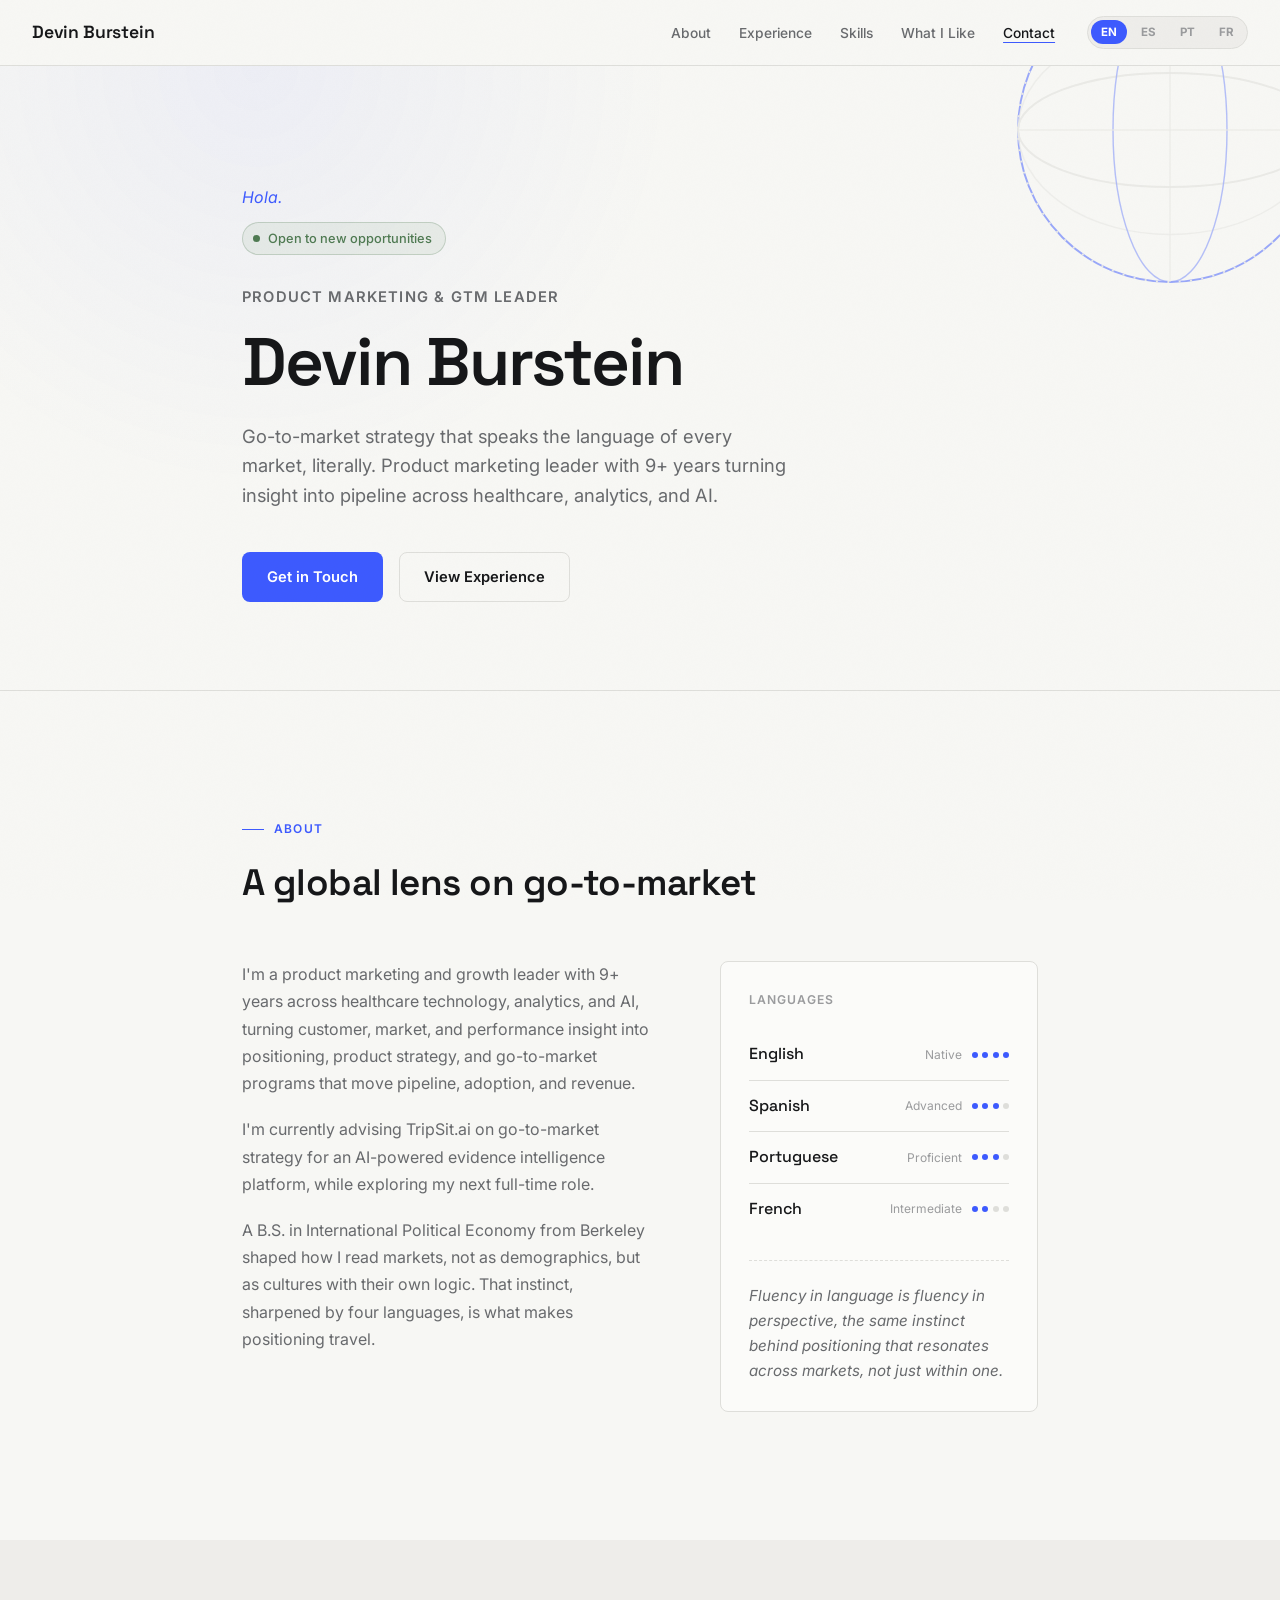
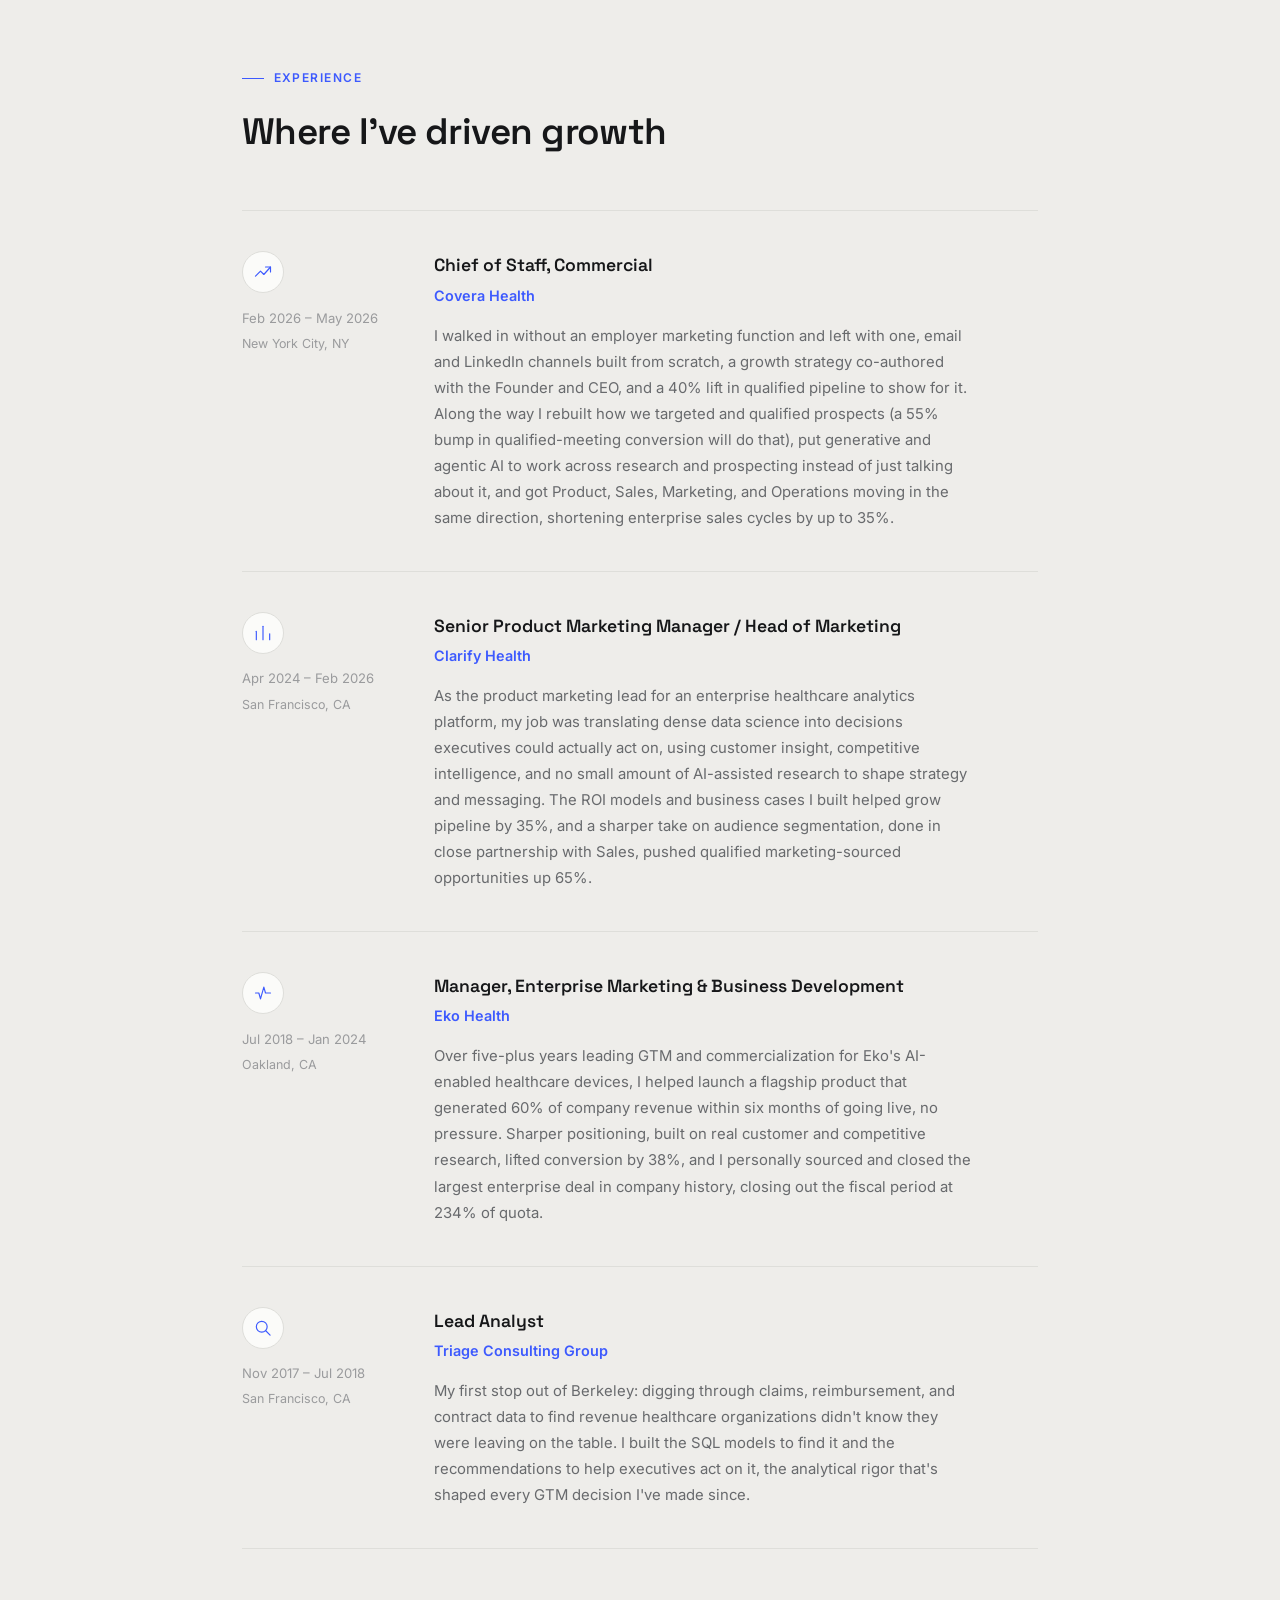
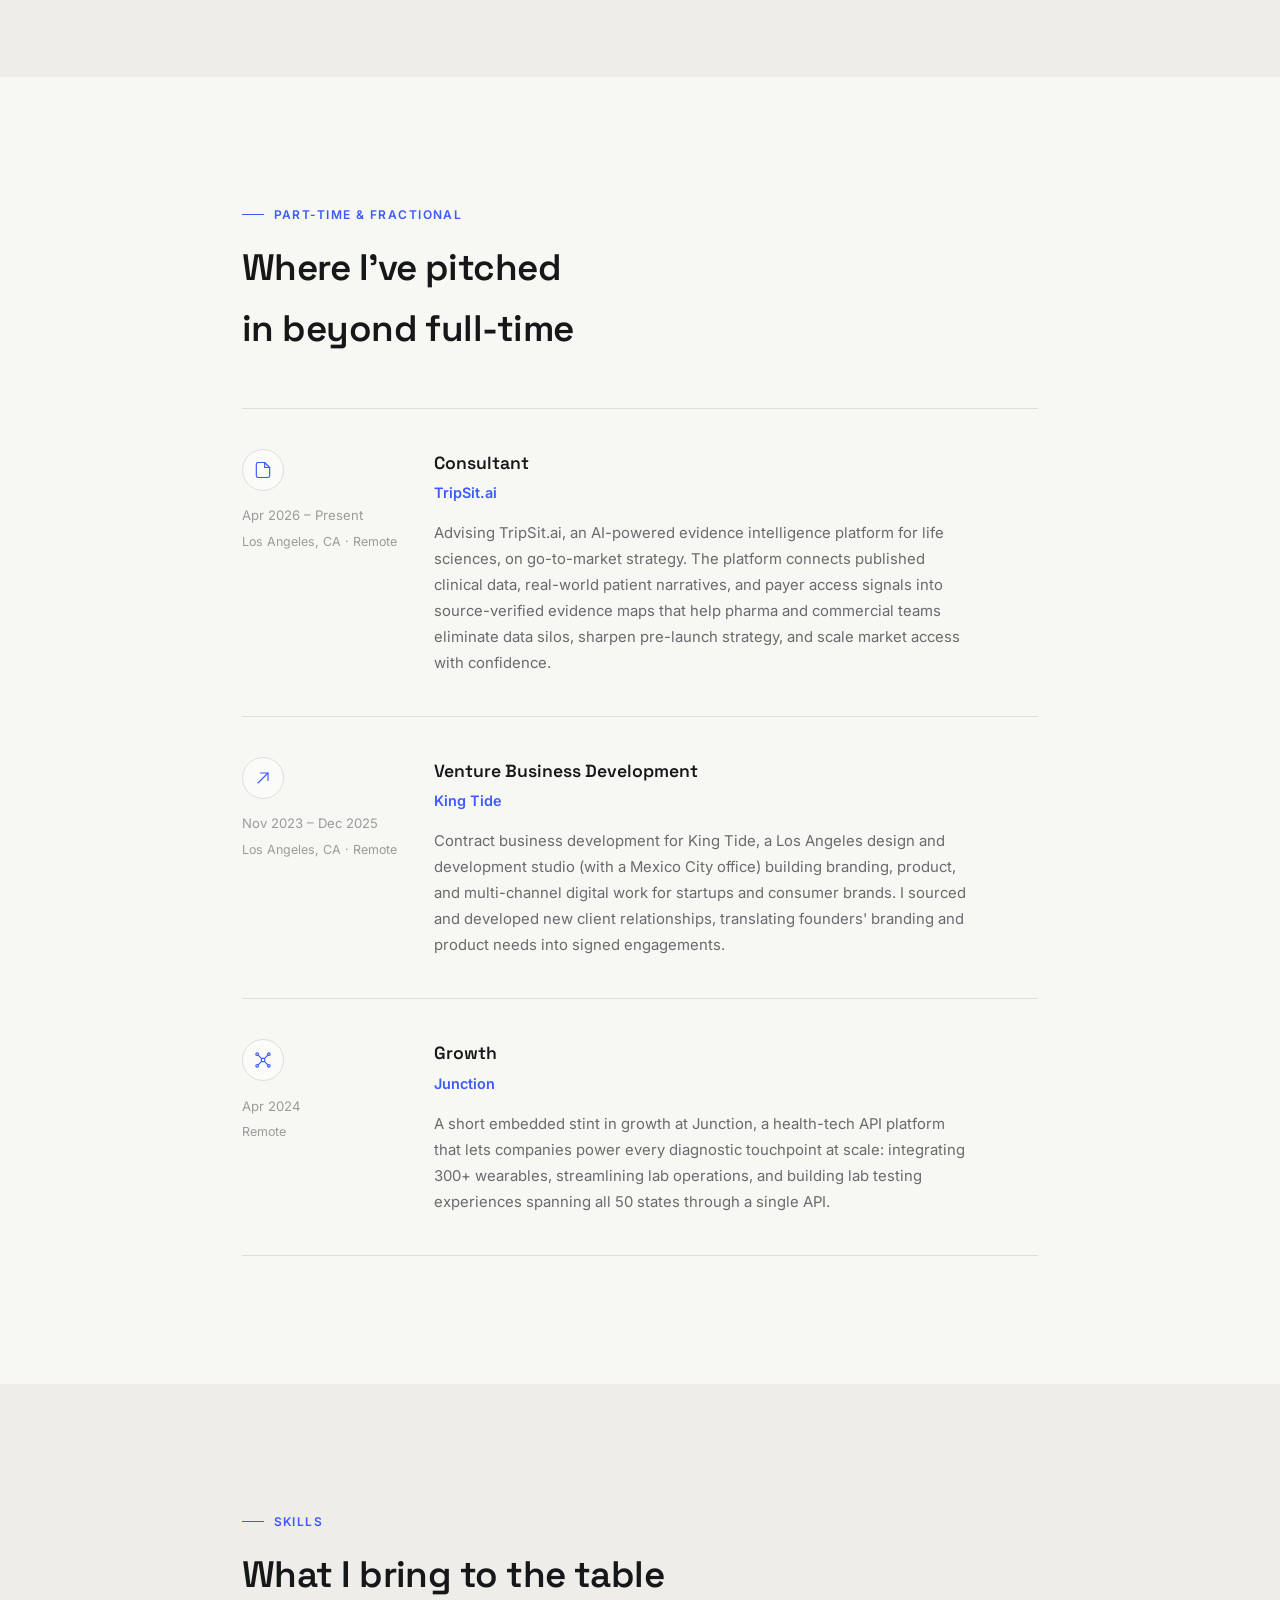
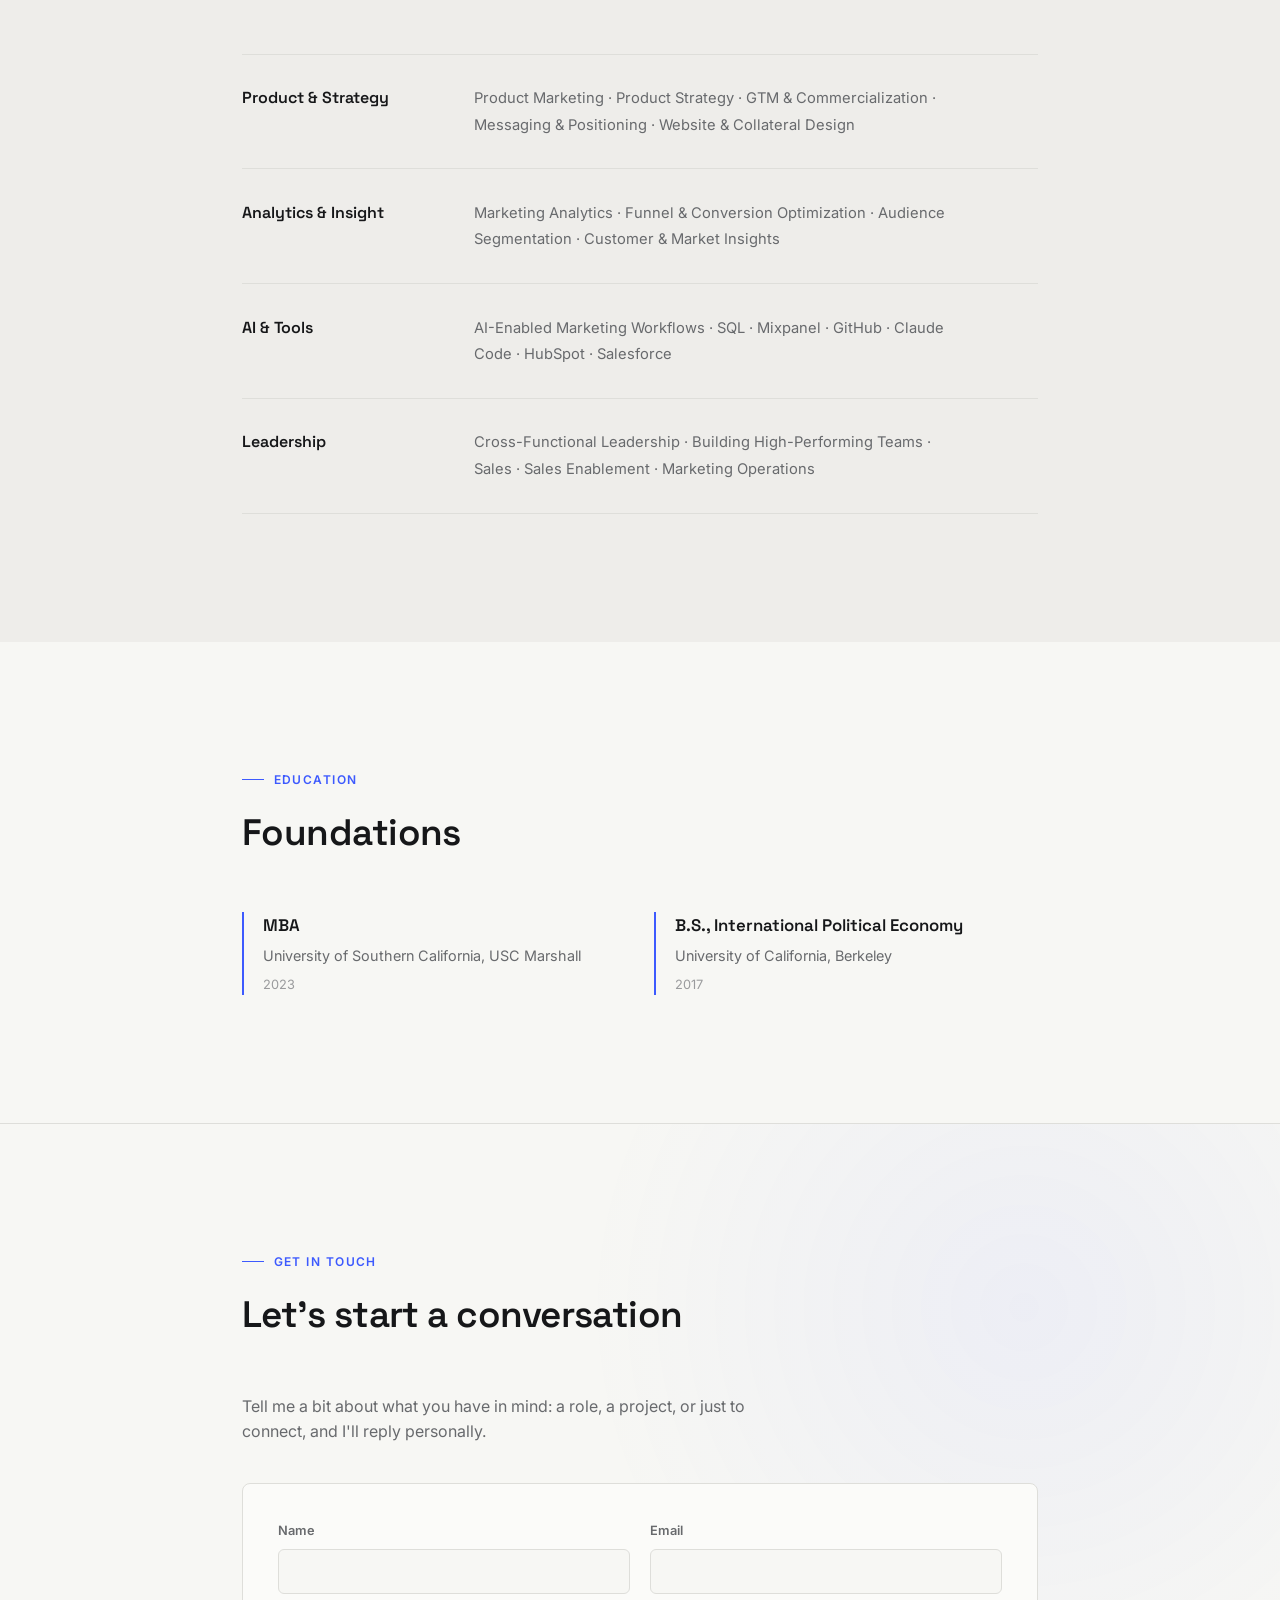
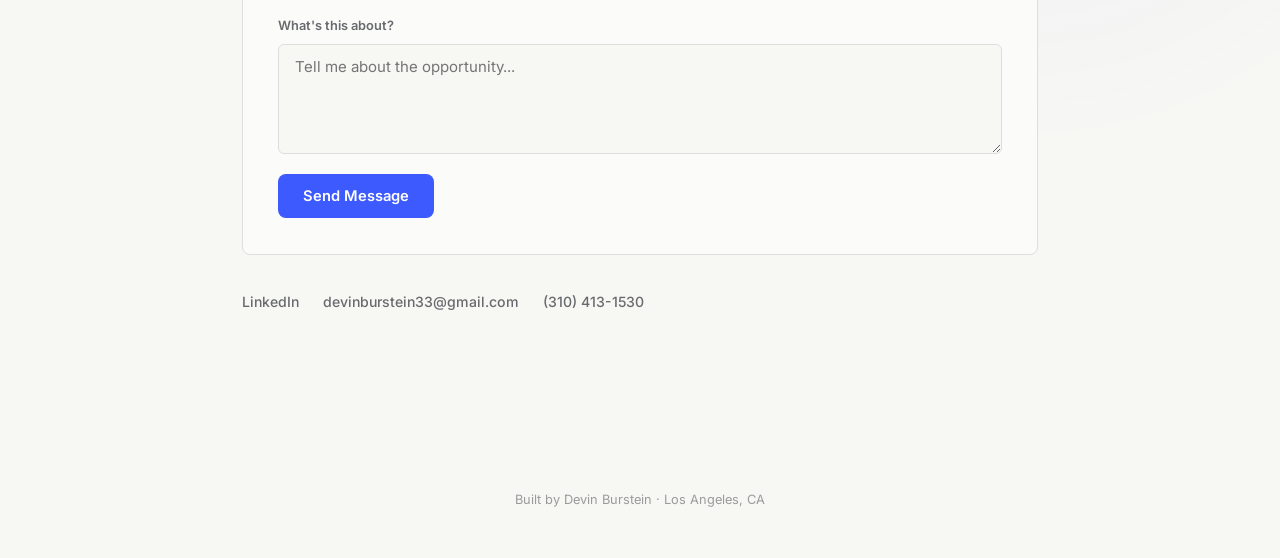
<file: index.html>
<!DOCTYPE html>
<html lang="en">
<head>
<meta charset="UTF-8" />
<meta name="viewport" content="width=device-width, initial-scale=1.0" />
<title data-i18n="doc_title">Devin Burstein · Product Marketing & GTM Leader</title>
<meta name="description" content="Devin Burstein · Product Marketing & GTM leader across healthcare, analytics, and AI. Fluent in four languages." />
<link rel="icon" href="data:,">
<link rel="preconnect" href="https://fonts.googleapis.com">
<link rel="preconnect" href="https://fonts.gstatic.com" crossorigin>
<link href="https://fonts.googleapis.com/css2?family=Space+Grotesk:wght@400;500;600;700&family=Inter:ital,wght@0,400;0,500;0,600;0,700;1,400&display=swap" rel="stylesheet">
<link rel="stylesheet" href="style.css">
</head>
<body>

<nav>
  <span class="nav-logo">Devin Burstein</span>
  <div class="nav-right">
    <ul class="nav-links">
      <li><a href="#about" data-i18n="nav_about">About</a></li>
      <li><a href="#experience" data-i18n="nav_experience">Experience</a></li>
      <li><a href="#skills" data-i18n="nav_skills">Skills</a></li>
      <li><a href="whatilike.html" data-i18n="nav_like">What I Like</a></li>
      <li><a href="#contact" data-i18n="nav_contact">Contact</a></li>
    </ul>
    <div class="lang-switch" role="group" aria-label="Language">
      <button class="lang-btn" data-lang="en">EN</button>
      <button class="lang-btn" data-lang="es">ES</button>
      <button class="lang-btn" data-lang="pt">PT</button>
      <button class="lang-btn" data-lang="fr">FR</button>
    </div>
  </div>
</nav>

<!-- HERO -->
<section id="hero">
  <div class="container">
    <svg class="globe" viewBox="0 0 200 200" fill="none" xmlns="http://www.w3.org/2000/svg">
      <circle cx="100" cy="100" r="80" stroke="var(--accent)" stroke-width="1"/>
      <ellipse cx="100" cy="100" rx="80" ry="30" stroke="var(--border)" stroke-width="1"/>
      <ellipse cx="100" cy="100" rx="80" ry="55" stroke="var(--border)" stroke-width="0.75" opacity="0.7"/>
      <ellipse cx="100" cy="100" rx="30" ry="80" stroke="var(--accent)" stroke-width="0.75" opacity="0.7"/>
      <line x1="20" y1="100" x2="180" y2="100" stroke="var(--border)" stroke-width="0.75" opacity="0.7"/>
      <line x1="100" y1="20" x2="100" y2="180" stroke="var(--border)" stroke-width="0.75" opacity="0.7"/>
      <circle cx="100" cy="100" r="80" stroke="var(--border)" stroke-width="1" stroke-dasharray="1 5"/>
    </svg>

    <div class="greeting-cycle" id="greetingCycle">Hello.</div>

    <div class="hero-status">
      <span class="dot"></span>
      <span data-i18n="status">Open to new opportunities</span>
    </div>

    <p class="kicker" data-i18n="kicker">Product Marketing &amp; GTM Leader</p>
    <h1>Devin Burstein</h1>
    <p class="hero-tagline" data-i18n="tagline">Go-to-market strategy that speaks the language of every market, literally. Product marketing leader with 9+ years turning insight into pipeline across healthcare, analytics, and AI.</p>

    <div class="hero-cta">
      <a href="#contact" class="btn btn-primary" data-i18n="cta_primary">Get in Touch</a>
      <a href="#experience" class="btn btn-secondary" data-i18n="cta_secondary">View Experience</a>
    </div>
  </div>
</section>

<!-- ABOUT -->
<section id="about" class="reveal">
  <div class="container">
    <p class="section-label" data-i18n="about_label">About</p>
    <h2 data-i18n="about_heading">A global lens on go-to-market</h2>

    <div class="about-grid">
      <div class="about-copy">
        <p data-i18n="about_p1">I'm a product marketing and growth leader with 9+ years across healthcare technology, analytics, and AI, turning customer, market, and performance insight into positioning, product strategy, and go-to-market programs that move pipeline, adoption, and revenue.</p>
        <p data-i18n="about_p2">I'm currently advising TripSit.ai on go-to-market strategy for an AI-powered evidence intelligence platform, while exploring my next full-time role.</p>
        <p data-i18n="about_p3">A B.S. in International Political Economy from Berkeley shaped how I read markets, not as demographics, but as cultures with their own logic. That instinct, sharpened by four languages, is what makes positioning travel.</p>
      </div>

      <div class="languages-card">
        <p class="languages-title" data-i18n="languages_label">Languages</p>

        <div class="lang-item" data-lang="en">
          <span class="lang-name" data-lang-name="en">English</span>
          <div class="lang-meta">
            <span class="lang-level" data-lang-level="en">Native</span>
            <div class="lang-dots"><span class="filled"></span><span class="filled"></span><span class="filled"></span><span class="filled"></span></div>
          </div>
        </div>
        <div class="lang-item" data-lang="es">
          <span class="lang-name" data-lang-name="es">Spanish</span>
          <div class="lang-meta">
            <span class="lang-level" data-lang-level="es">Advanced</span>
            <div class="lang-dots"><span class="filled"></span><span class="filled"></span><span class="filled"></span><span></span></div>
          </div>
        </div>
        <div class="lang-item" data-lang="pt">
          <span class="lang-name" data-lang-name="pt">Portuguese</span>
          <div class="lang-meta">
            <span class="lang-level" data-lang-level="pt">Proficient</span>
            <div class="lang-dots"><span class="filled"></span><span class="filled"></span><span class="filled"></span><span></span></div>
          </div>
        </div>
        <div class="lang-item" data-lang="fr">
          <span class="lang-name" data-lang-name="fr">French</span>
          <div class="lang-meta">
            <span class="lang-level" data-lang-level="fr">Intermediate</span>
            <div class="lang-dots"><span class="filled"></span><span class="filled"></span><span></span><span></span></div>
          </div>
        </div>

        <p class="philosophy" data-i18n="philosophy">Fluency in language is fluency in perspective, the same instinct behind positioning that resonates across markets, not just within one.</p>
      </div>
    </div>
  </div>
</section>

<!-- EXPERIENCE -->
<section id="experience" class="reveal">
  <div class="container">
    <p class="section-label" data-i18n="experience_label">Experience</p>
    <h2 data-i18n="experience_heading">Where I've driven growth</h2>

    <div class="timeline">
      <div class="timeline-item">
        <div class="timeline-meta">
          <div class="job-icon" title="Growth &amp; commercial strategy">
            <svg viewBox="0 0 24 24" fill="none" stroke="currentColor" stroke-width="1.4" stroke-linecap="round" stroke-linejoin="round"><path d="M3 17l6-6 4 4 8-9"/><path d="M15 6h6v6"/></svg>
          </div>
          <div>
            <div class="timeline-date">Feb 2026 – May 2026</div>
            <div class="timeline-loc">New York City, NY</div>
          </div>
        </div>
        <div>
          <div class="timeline-role">Chief of Staff, Commercial</div>
          <div class="timeline-company">Covera Health</div>
          <p class="timeline-desc">I walked in without an employer marketing function and left with one, email and LinkedIn channels built from scratch, a growth strategy co-authored with the Founder and CEO, and a 40% lift in qualified pipeline to show for it. Along the way I rebuilt how we targeted and qualified prospects (a 55% bump in qualified-meeting conversion will do that), put generative and agentic AI to work across research and prospecting instead of just talking about it, and got Product, Sales, Marketing, and Operations moving in the same direction, shortening enterprise sales cycles by up to 35%.</p>
        </div>
      </div>

      <div class="timeline-item">
        <div class="timeline-meta">
          <div class="job-icon" title="Analytics &amp; insight">
            <svg viewBox="0 0 24 24" fill="none" stroke="currentColor" stroke-width="1.4" stroke-linecap="round" stroke-linejoin="round"><path d="M4 20V10"/><path d="M12 20V4"/><path d="M20 20v-7"/></svg>
          </div>
          <div>
            <div class="timeline-date">Apr 2024 – Feb 2026</div>
            <div class="timeline-loc">San Francisco, CA</div>
          </div>
        </div>
        <div>
          <div class="timeline-role">Senior Product Marketing Manager / Head of Marketing</div>
          <div class="timeline-company">Clarify Health</div>
          <p class="timeline-desc">As the product marketing lead for an enterprise healthcare analytics platform, my job was translating dense data science into decisions executives could actually act on, using customer insight, competitive intelligence, and no small amount of AI-assisted research to shape strategy and messaging. The ROI models and business cases I built helped grow pipeline by 35%, and a sharper take on audience segmentation, done in close partnership with Sales, pushed qualified marketing-sourced opportunities up 65%.</p>
        </div>
      </div>

      <div class="timeline-item">
        <div class="timeline-meta">
          <div class="job-icon" title="AI-enabled healthcare devices">
            <svg viewBox="0 0 24 24" fill="none" stroke="currentColor" stroke-width="1.4" stroke-linecap="round" stroke-linejoin="round"><path d="M3 12h4l2 7 4-14 2 7h6"/></svg>
          </div>
          <div>
            <div class="timeline-date">Jul 2018 – Jan 2024</div>
            <div class="timeline-loc">Oakland, CA</div>
          </div>
        </div>
        <div>
          <div class="timeline-role">Manager, Enterprise Marketing &amp; Business Development</div>
          <div class="timeline-company">Eko Health</div>
          <p class="timeline-desc">Over five-plus years leading GTM and commercialization for Eko's AI-enabled healthcare devices, I helped launch a flagship product that generated 60% of company revenue within six months of going live, no pressure. Sharper positioning, built on real customer and competitive research, lifted conversion by 38%, and I personally sourced and closed the largest enterprise deal in company history, closing out the fiscal period at 234% of quota.</p>
        </div>
      </div>

      <div class="timeline-item">
        <div class="timeline-meta">
          <div class="job-icon" title="Claims &amp; data analysis">
            <svg viewBox="0 0 24 24" fill="none" stroke="currentColor" stroke-width="1.4" stroke-linecap="round" stroke-linejoin="round"><circle cx="10.5" cy="10.5" r="6.5"/><line x1="15.3" y1="15.3" x2="20.5" y2="20.5"/></svg>
          </div>
          <div>
            <div class="timeline-date">Nov 2017 – Jul 2018</div>
            <div class="timeline-loc">San Francisco, CA</div>
          </div>
        </div>
        <div>
          <div class="timeline-role">Lead Analyst</div>
          <div class="timeline-company">Triage Consulting Group</div>
          <p class="timeline-desc">My first stop out of Berkeley: digging through claims, reimbursement, and contract data to find revenue healthcare organizations didn't know they were leaving on the table. I built the SQL models to find it and the recommendations to help executives act on it, the analytical rigor that's shaped every GTM decision I've made since.</p>
        </div>
      </div>
    </div>
  </div>
</section>

<!-- FRACTIONAL -->
<section id="fractional" class="reveal">
  <div class="container">
    <p class="section-label" data-i18n="fractional_label">Part-Time &amp; Fractional</p>
    <h2 data-i18n="fractional_heading">Where I've pitched in beyond full-time</h2>

    <div class="timeline">
      <div class="timeline-item">
        <div class="timeline-meta">
          <div class="job-icon" title="AI evidence intelligence">
            <svg viewBox="0 0 24 24" fill="none" stroke="currentColor" stroke-width="1.4" stroke-linecap="round" stroke-linejoin="round"><path d="M14 3H6a2 2 0 0 0-2 2v14a2 2 0 0 0 2 2h12a2 2 0 0 0 2-2V9z"/><path d="M14 3v6h6"/></svg>
          </div>
          <div>
            <div class="timeline-date">Apr 2026 – Present</div>
            <div class="timeline-loc">Los Angeles, CA · Remote</div>
          </div>
        </div>
        <div>
          <div class="timeline-role">Consultant</div>
          <div class="timeline-company">TripSit.ai</div>
          <p class="timeline-desc">Advising TripSit.ai, an AI-powered evidence intelligence platform for life sciences, on go-to-market strategy. The platform connects published clinical data, real-world patient narratives, and payer access signals into source-verified evidence maps that help pharma and commercial teams eliminate data silos, sharpen pre-launch strategy, and scale market access with confidence.</p>
        </div>
      </div>

      <div class="timeline-item">
        <div class="timeline-meta">
          <div class="job-icon" title="Venture business development">
            <svg viewBox="0 0 24 24" fill="none" stroke="currentColor" stroke-width="1.4" stroke-linecap="round" stroke-linejoin="round"><path d="M6 18L18 6"/><path d="M9 6h9v9"/></svg>
          </div>
          <div>
            <div class="timeline-date">Nov 2023 – Dec 2025</div>
            <div class="timeline-loc">Los Angeles, CA · Remote</div>
          </div>
        </div>
        <div>
          <div class="timeline-role">Venture Business Development</div>
          <div class="timeline-company">King Tide</div>
          <p class="timeline-desc">Contract business development for King Tide, a Los Angeles design and development studio (with a Mexico City office) building branding, product, and multi-channel digital work for startups and consumer brands. I sourced and developed new client relationships, translating founders' branding and product needs into signed engagements.</p>
        </div>
      </div>

      <div class="timeline-item">
        <div class="timeline-meta">
          <div class="job-icon" title="Wearables &amp; lab API integration">
            <svg viewBox="0 0 24 24" fill="none" stroke="currentColor" stroke-width="1.4" stroke-linecap="round" stroke-linejoin="round"><circle cx="12" cy="12" r="2.2"/><circle cx="5" cy="5" r="1.6"/><circle cx="19" cy="5" r="1.6"/><circle cx="5" cy="19" r="1.6"/><circle cx="19" cy="19" r="1.6"/><path d="M10.3 10.3 6.2 6.2"/><path d="M13.7 10.3 17.8 6.2"/><path d="M10.3 13.7 6.2 17.8"/><path d="M13.7 13.7 17.8 17.8"/></svg>
          </div>
          <div>
            <div class="timeline-date">Apr 2024</div>
            <div class="timeline-loc">Remote</div>
          </div>
        </div>
        <div>
          <div class="timeline-role">Growth</div>
          <div class="timeline-company">Junction</div>
          <p class="timeline-desc">A short embedded stint in growth at Junction, a health-tech API platform that lets companies power every diagnostic touchpoint at scale: integrating 300+ wearables, streamlining lab operations, and building lab testing experiences spanning all 50 states through a single API.</p>
        </div>
      </div>
    </div>
  </div>
</section>

<!-- SKILLS -->
<section id="skills" class="reveal">
  <div class="container">
    <p class="section-label" data-i18n="skills_label">Skills</p>
    <h2 data-i18n="skills_heading">What I bring to the table</h2>
    <div class="content-list">
      <div class="content-row">
        <div class="skill-category">Product &amp; Strategy</div>
        <div class="skill-list">Product Marketing · Product Strategy · GTM &amp; Commercialization · Messaging &amp; Positioning · Website &amp; Collateral Design</div>
      </div>
      <div class="content-row">
        <div class="skill-category">Analytics &amp; Insight</div>
        <div class="skill-list">Marketing Analytics · Funnel &amp; Conversion Optimization · Audience Segmentation · Customer &amp; Market Insights</div>
      </div>
      <div class="content-row">
        <div class="skill-category">AI &amp; Tools</div>
        <div class="skill-list">AI-Enabled Marketing Workflows · SQL · Mixpanel · GitHub · Claude Code · HubSpot · Salesforce</div>
      </div>
      <div class="content-row">
        <div class="skill-category">Leadership</div>
        <div class="skill-list">Cross-Functional Leadership · Building High-Performing Teams · Sales · Sales Enablement · Marketing Operations</div>
      </div>
    </div>
  </div>
</section>

<!-- EDUCATION -->
<section id="education" class="reveal">
  <div class="container">
    <p class="section-label" data-i18n="education_label">Education</p>
    <h2 data-i18n="education_heading">Foundations</h2>
    <div class="edu-grid">
      <div class="edu-card">
        <div class="edu-degree">MBA</div>
        <div class="edu-school">University of Southern California, USC Marshall</div>
        <div class="edu-year">2023</div>
      </div>
      <div class="edu-card">
        <div class="edu-degree">B.S., International Political Economy</div>
        <div class="edu-school">University of California, Berkeley</div>
        <div class="edu-year">2017</div>
      </div>
    </div>
  </div>
</section>

<!-- CONTACT -->
<section id="contact" class="reveal">
  <div class="container">
    <p class="section-label" data-i18n="contact_label">Get in Touch</p>
    <h2 data-i18n="contact_heading">Let's start a conversation</h2>
    <p class="contact-sub" data-i18n="contact_sub">Tell me a bit about what you have in mind: a role, a project, or just to connect, and I'll reply personally.</p>

    <form class="contact-form" id="contactForm" action="https://formspree.io/f/mwlkprab" method="POST">
      <div class="form-row">
        <div class="field">
          <label for="name" data-i18n="form_name">Name</label>
          <input type="text" id="name" name="name" required />
        </div>
        <div class="field">
          <label for="email" data-i18n="form_email">Email</label>
          <input type="email" id="email" name="email" required />
        </div>
      </div>
      <div class="field">
        <label for="note" data-i18n="form_note">What's this about?</label>
        <textarea id="note" name="message" data-i18n-placeholder="form_note_ph" placeholder="Tell me about the opportunity..." required></textarea>
      </div>
      <div class="form-submit">
        <button type="submit" class="btn btn-primary" data-i18n="form_submit">Send Message</button>
      </div>
    </form>

    <div class="social-links">
      <a href="https://linkedin.com/in/devinburstein" target="_blank" rel="noopener">LinkedIn</a>
      <a href="mailto:devinburstein33@gmail.com">devinburstein33@gmail.com</a>
      <a href="tel:+13104131530">(310) 413-1530</a>
    </div>
  </div>
</section>

<footer>
  <span data-i18n="footer">Built by Devin Burstein · Los Angeles, CA</span>
</footer>

<div class="toast" id="toast"></div>

<script>
  const translations = {
    en: {
      doc_title: "Devin Burstein · Product Marketing & GTM Leader",
      nav_about: "About", nav_experience: "Experience", nav_skills: "Skills", nav_like: "What I Like", nav_contact: "Contact",
      status: "Open to new opportunities",
      kicker: "Product Marketing & GTM Leader",
      tagline: "Go-to-market strategy that speaks the language of every market, literally. Product marketing leader with 9+ years turning insight into pipeline across healthcare, analytics, and AI.",
      cta_primary: "Get in Touch", cta_secondary: "View Experience",
      about_label: "About", about_heading: "A global lens on go-to-market",
      about_p1: "I'm a product marketing and growth leader with 9+ years across healthcare technology, analytics, and AI, turning customer, market, and performance insight into positioning, product strategy, and go-to-market programs that move pipeline, adoption, and revenue.",
      about_p2: "I'm currently advising TripSit.ai on go-to-market strategy for an AI-powered evidence intelligence platform, while exploring my next full-time role.",
      about_p3: "A B.S. in International Political Economy from Berkeley shaped how I read markets, not as demographics, but as cultures with their own logic. That instinct, sharpened by four languages, is what makes positioning travel.",
      languages_label: "Languages",
      philosophy: "Fluency in language is fluency in perspective, the same instinct behind positioning that resonates across markets, not just within one.",
      experience_label: "Experience", experience_heading: "Where I've driven growth",
      fractional_label: "Part-Time & Fractional", fractional_heading: "Where I've pitched in beyond full-time",
      skills_label: "Skills", skills_heading: "What I bring to the table",
      education_label: "Education", education_heading: "Foundations",
      contact_label: "Get in Touch", contact_heading: "Let's start a conversation",
      contact_sub: "Tell me a bit about what you have in mind: a role, a project, or just to connect, and I'll reply personally.",
      form_name: "Name", form_email: "Email", form_note: "What's this about?", form_note_ph: "Tell me about the opportunity...",
      form_submit: "Send Message",
      toast: "Thanks, your message is on its way. I'll be in touch soon.",
      toast_error: "Something went wrong. Please email me directly at devinburstein33@gmail.com.",
      footer: "Built by Devin Burstein · Los Angeles, CA",
      lang_names: { en: "English", es: "Spanish", pt: "Portuguese", fr: "French" },
      lang_levels: { en: "Native", es: "Advanced", pt: "Proficient", fr: "Intermediate" }
    },
    es: {
      doc_title: "Devin Burstein · Líder en Marketing de Producto y GTM",
      nav_about: "Sobre mí", nav_experience: "Experiencia", nav_skills: "Habilidades", nav_like: "Lo Que Me Gusta", nav_contact: "Contacto",
      status: "Abierto a nuevas oportunidades",
      kicker: "Líder en Marketing de Producto y GTM",
      tagline: "Estrategia go-to-market que habla el idioma de cada mercado, literalmente. Líder en marketing de producto con más de 9 años convirtiendo información en oportunidades de negocio en salud, analítica e IA.",
      cta_primary: "Contáctame", cta_secondary: "Ver experiencia",
      about_label: "Sobre mí", about_heading: "Una mirada global al go-to-market",
      about_p1: "Soy un líder en marketing de producto y crecimiento con más de 9 años de experiencia en tecnología de la salud, analítica e IA, transformando información de clientes, mercado y desempeño en posicionamiento, estrategia de producto y programas de go-to-market que impulsan el pipeline, la adopción y los ingresos.",
      about_p2: "Actualmente asesoro a TripSit.ai en estrategia de go-to-market para una plataforma de inteligencia de evidencia impulsada por IA, mientras exploro mi próximo rol a tiempo completo.",
      about_p3: "Mi licenciatura en Economía Política Internacional de Berkeley cambió mi forma de leer los mercados, no como datos demográficos, sino como culturas con su propia lógica. Ese instinto, afinado por cuatro idiomas, es lo que hace que un posicionamiento realmente viaje.",
      languages_label: "Idiomas",
      philosophy: "La fluidez en un idioma es fluidez en perspectiva, el mismo instinto detrás de un posicionamiento que resuena en distintos mercados, no solo en uno.",
      experience_label: "Experiencia", experience_heading: "Dónde he impulsado el crecimiento",
      fractional_label: "Tiempo Parcial y Fraccional", fractional_heading: "Dónde he colaborado más allá de un rol de tiempo completo",
      skills_label: "Habilidades", skills_heading: "Lo que aporto",
      education_label: "Formación", education_heading: "Formación",
      contact_label: "Ponte en contacto", contact_heading: "Empecemos una conversación",
      contact_sub: "Cuéntame un poco sobre lo que tienes en mente: un puesto, un proyecto, o simplemente conectar, y te responderé personalmente.",
      form_name: "Nombre", form_email: "Correo electrónico", form_note: "¿De qué se trata?", form_note_ph: "Cuéntame sobre la oportunidad...",
      form_submit: "Enviar mensaje",
      toast: "Gracias, tu mensaje está en camino. Me pondré en contacto pronto.",
      toast_error: "Algo salió mal. Por favor escríbeme directamente a devinburstein33@gmail.com.",
      footer: "Creado por Devin Burstein · Los Ángeles, CA",
      lang_names: { en: "Inglés", es: "Español", pt: "Portugués", fr: "Francés" },
      lang_levels: { en: "Nativo", es: "Avanzado", pt: "Competente", fr: "Intermedio" }
    },
    pt: {
      doc_title: "Devin Burstein · Líder em Marketing de Produto e GTM",
      nav_about: "Sobre", nav_experience: "Experiência", nav_skills: "Habilidades", nav_like: "O Que Eu Gosto", nav_contact: "Contato",
      status: "Aberto a novas oportunidades",
      kicker: "Líder em Marketing de Produto e GTM",
      tagline: "Estratégia go-to-market que fala o idioma de cada mercado, literalmente. Líder em marketing de produto com mais de 9 anos transformando insights em pipeline nas áreas de saúde, análise de dados e IA.",
      cta_primary: "Fale comigo", cta_secondary: "Ver experiência",
      about_label: "Sobre", about_heading: "Um olhar global sobre go-to-market",
      about_p1: "Sou um líder em marketing de produto e crescimento com mais de 9 anos de experiência em tecnologia da saúde, análise de dados e IA, transformando insights de clientes, mercado e performance em posicionamento, estratégia de produto e programas de go-to-market que impulsionam pipeline, adoção e receita.",
      about_p2: "Atualmente assessoro a TripSit.ai em estratégia de go-to-market para uma plataforma de inteligência de evidências baseada em IA, enquanto exploro minha próxima posição em tempo integral.",
      about_p3: "Minha graduação em Economia Política Internacional em Berkeley mudou a forma como leio mercados, não como dados demográficos, mas como culturas com lógica própria. Esse instinto, aprimorado por quatro idiomas, é o que faz um posicionamento realmente atravessar fronteiras.",
      languages_label: "Idiomas",
      philosophy: "Fluência em um idioma é fluência em perspectiva, o mesmo instinto por trás de um posicionamento que ressoa em diferentes mercados, não apenas em um.",
      experience_label: "Experiência", experience_heading: "Onde impulsionei crescimento",
      fractional_label: "Meio Período e Fracionado", fractional_heading: "Onde colaborei além de um cargo em tempo integral",
      skills_label: "Habilidades", skills_heading: "O que eu trago",
      education_label: "Formação", education_heading: "Formação",
      contact_label: "Fale comigo", contact_heading: "Vamos começar uma conversa",
      contact_sub: "Me conte um pouco sobre o que você tem em mente: uma vaga, um projeto, ou apenas para se conectar, e eu responderei pessoalmente.",
      form_name: "Nome", form_email: "E-mail", form_note: "Sobre o que é?", form_note_ph: "Me conte sobre a oportunidade...",
      form_submit: "Enviar mensagem",
      toast: "Obrigado, sua mensagem está a caminho. Entrarei em contato em breve.",
      toast_error: "Algo deu errado. Envie um e-mail diretamente para devinburstein33@gmail.com.",
      footer: "Criado por Devin Burstein · Los Angeles, CA",
      lang_names: { en: "Inglês", es: "Espanhol", pt: "Português", fr: "Francês" },
      lang_levels: { en: "Nativo", es: "Avançado", pt: "Proficiente", fr: "Intermediário" }
    },
    fr: {
      doc_title: "Devin Burstein · Responsable Marketing Produit & GTM",
      nav_about: "À propos", nav_experience: "Expérience", nav_skills: "Compétences", nav_like: "Ce Que J'aime", nav_contact: "Contact",
      status: "Ouvert à de nouvelles opportunités",
      kicker: "Responsable Marketing Produit & GTM",
      tagline: "Une stratégie de mise sur le marché qui parle la langue de chaque marché, littéralement. Responsable marketing produit avec plus de 9 ans d'expérience à transformer des insights en pipeline dans la santé, l'analytique et l'IA.",
      cta_primary: "Me contacter", cta_secondary: "Voir mon parcours",
      about_label: "À propos", about_heading: "Un regard mondial sur la mise sur le marché",
      about_p1: "Je suis un responsable marketing produit et croissance avec plus de 9 ans d'expérience dans la technologie de la santé, l'analytique et l'IA, transformant les insights clients, marché et performance en positionnement, stratégie produit et programmes de mise sur le marché qui font progresser le pipeline, l'adoption et le chiffre d'affaires.",
      about_p2: "J'accompagne actuellement TripSit.ai sur sa stratégie de mise sur le marché pour une plateforme d'intelligence de preuves basée sur l'IA, tout en explorant mon prochain poste à temps plein.",
      about_p3: "Ma licence en économie politique internationale de Berkeley a transformé ma façon de lire les marchés, non pas comme des données démographiques, mais comme des cultures ayant leur propre logique. Cet instinct, affiné par quatre langues, est ce qui permet à un positionnement de vraiment voyager.",
      languages_label: "Langues",
      philosophy: "La maîtrise d'une langue, c'est la maîtrise d'une perspective, le même instinct qui permet un positionnement qui résonne dans plusieurs marchés, pas seulement dans un seul.",
      experience_label: "Expérience", experience_heading: "Là où j'ai généré de la croissance",
      fractional_label: "Temps Partiel et Fractionné", fractional_heading: "Là où j'ai contribué au-delà d'un poste à temps plein",
      skills_label: "Compétences", skills_heading: "Ce que j'apporte",
      education_label: "Formation", education_heading: "Formation",
      contact_label: "Me contacter", contact_heading: "Engageons la conversation",
      contact_sub: "Dites-m'en un peu plus sur ce que vous avez en tête : un poste, un projet, ou simplement pour échanger, et je vous répondrai personnellement.",
      form_name: "Nom", form_email: "E-mail", form_note: "De quoi s'agit-il ?", form_note_ph: "Parlez-moi de l'opportunité...",
      form_submit: "Envoyer le message",
      toast: "Merci, votre message est en route. Je vous répondrai bientôt.",
      toast_error: "Une erreur est survenue. Merci de m'écrire directement à devinburstein33@gmail.com.",
      footer: "Créé par Devin Burstein · Los Angeles, CA",
      lang_names: { en: "Anglais", es: "Espagnol", pt: "Portugais", fr: "Français" },
      lang_levels: { en: "Langue maternelle", es: "Avancé", pt: "Courant", fr: "Intermédiaire" }
    }
  };

  function getSavedLang() {
    try { return localStorage.getItem("devin_lang"); } catch (e) { return null; }
  }
  function saveLang(lang) {
    try { localStorage.setItem("devin_lang", lang); } catch (e) { /* ignore */ }
  }

  let currentLang = getSavedLang() || "en";

  function applyLang(lang) {
    currentLang = lang;
    saveLang(lang);
    const dict = translations[lang];

    document.title = dict.doc_title;
    document.documentElement.lang = lang;

    document.querySelectorAll("[data-i18n]").forEach(el => {
      const key = el.getAttribute("data-i18n");
      if (dict[key]) el.textContent = dict[key];
    });
    document.querySelectorAll("[data-i18n-placeholder]").forEach(el => {
      const key = el.getAttribute("data-i18n-placeholder");
      if (dict[key]) el.placeholder = dict[key];
    });
    document.querySelectorAll("[data-lang-name]").forEach(el => {
      const k = el.getAttribute("data-lang-name");
      el.textContent = dict.lang_names[k];
    });
    document.querySelectorAll("[data-lang-level]").forEach(el => {
      const k = el.getAttribute("data-lang-level");
      el.textContent = dict.lang_levels[k];
    });

    document.querySelectorAll(".lang-btn").forEach(btn => {
      btn.classList.toggle("active", btn.getAttribute("data-lang") === lang);
    });
  }

  document.querySelectorAll(".lang-btn").forEach(btn => {
    btn.addEventListener("click", () => applyLang(btn.getAttribute("data-lang")));
  });
  document.querySelectorAll(".lang-item").forEach(item => {
    item.addEventListener("click", () => applyLang(item.getAttribute("data-lang")));
  });

  applyLang(currentLang);

  // greeting cycle (decorative, cycles regardless of UI language)
  const greetings = ["Hello.", "Hola.", "Olá.", "Bonjour."];
  let gi = 0;
  const greetingEl = document.getElementById("greetingCycle");
  setInterval(() => {
    gi = (gi + 1) % greetings.length;
    greetingEl.style.opacity = 0;
    setTimeout(() => {
      greetingEl.textContent = greetings[gi];
      greetingEl.style.opacity = 1;
    }, 300);
  }, 2600);
  greetingEl.style.transition = "opacity 0.3s ease";

  // scroll reveal
  const io = new IntersectionObserver((entries) => {
    entries.forEach(e => { if (e.isIntersecting) e.target.classList.add("in"); });
  }, { threshold: 0.12 });
  document.querySelectorAll(".reveal").forEach(el => io.observe(el));

  // active nav link tracking
  const navLinks = document.querySelectorAll('.nav-links a[href^="#"]');
  const navSections = Array.from(navLinks)
    .map(link => document.querySelector(link.getAttribute("href")))
    .filter(Boolean);
  const setActiveLink = (id) => {
    navLinks.forEach(link => link.classList.toggle("active", link.getAttribute("href") === `#${id}`));
  };
  const navObserver = new IntersectionObserver((entries) => {
    entries.forEach(entry => { if (entry.isIntersecting) setActiveLink(entry.target.id); });
  }, { rootMargin: "-45% 0px -50% 0px" });
  navSections.forEach(section => navObserver.observe(section));

  // contact form -> Formspree
  const toast = document.getElementById("toast");
  document.getElementById("contactForm").addEventListener("submit", function (e) {
    e.preventDefault();
    const form = this;

    fetch(form.action, {
      method: "POST",
      body: new FormData(form),
      headers: { Accept: "application/json" }
    }).then(response => {
      if (response.ok) {
        toast.textContent = translations[currentLang].toast;
        form.reset();
      } else {
        toast.textContent = translations[currentLang].toast_error;
      }
      toast.classList.add("show");
      setTimeout(() => toast.classList.remove("show"), 4000);
    }).catch(() => {
      toast.textContent = translations[currentLang].toast_error;
      toast.classList.add("show");
      setTimeout(() => toast.classList.remove("show"), 4000);
    });
  });
</script>

</body>
</html>
</file>
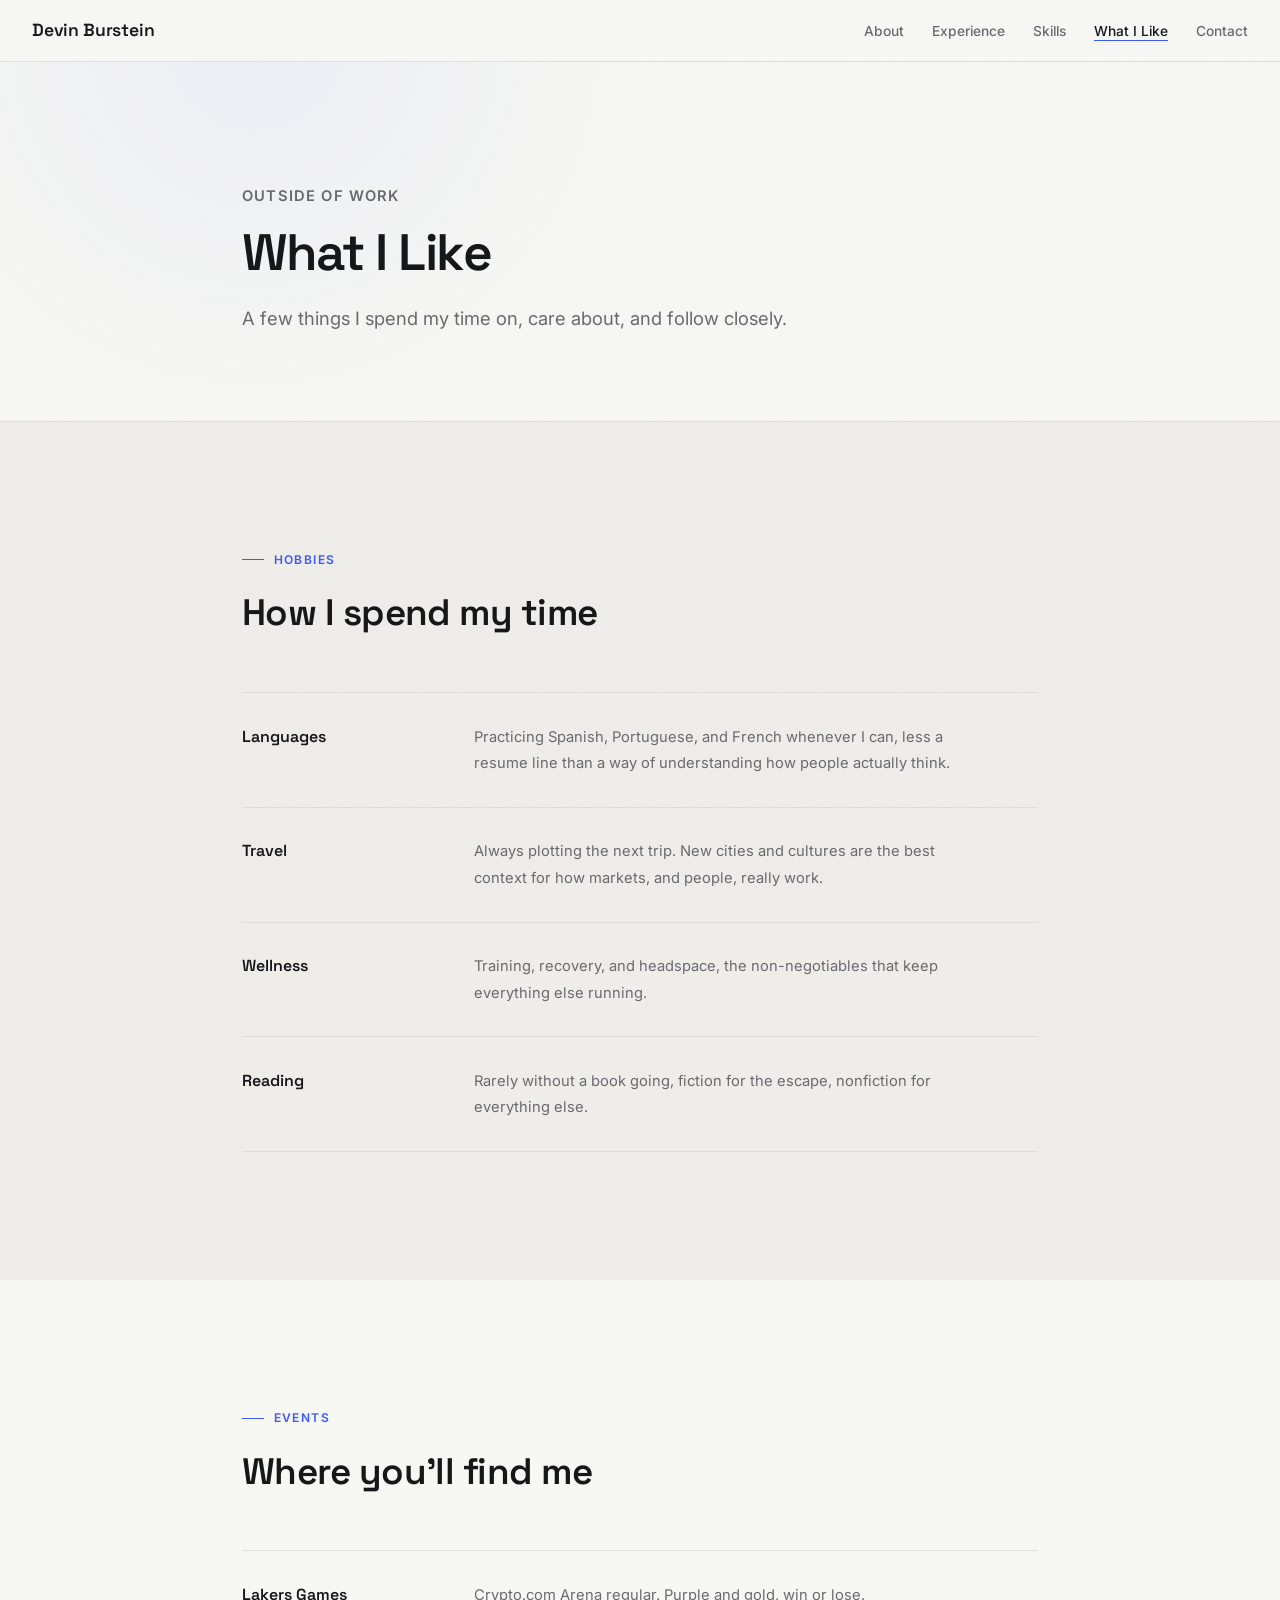
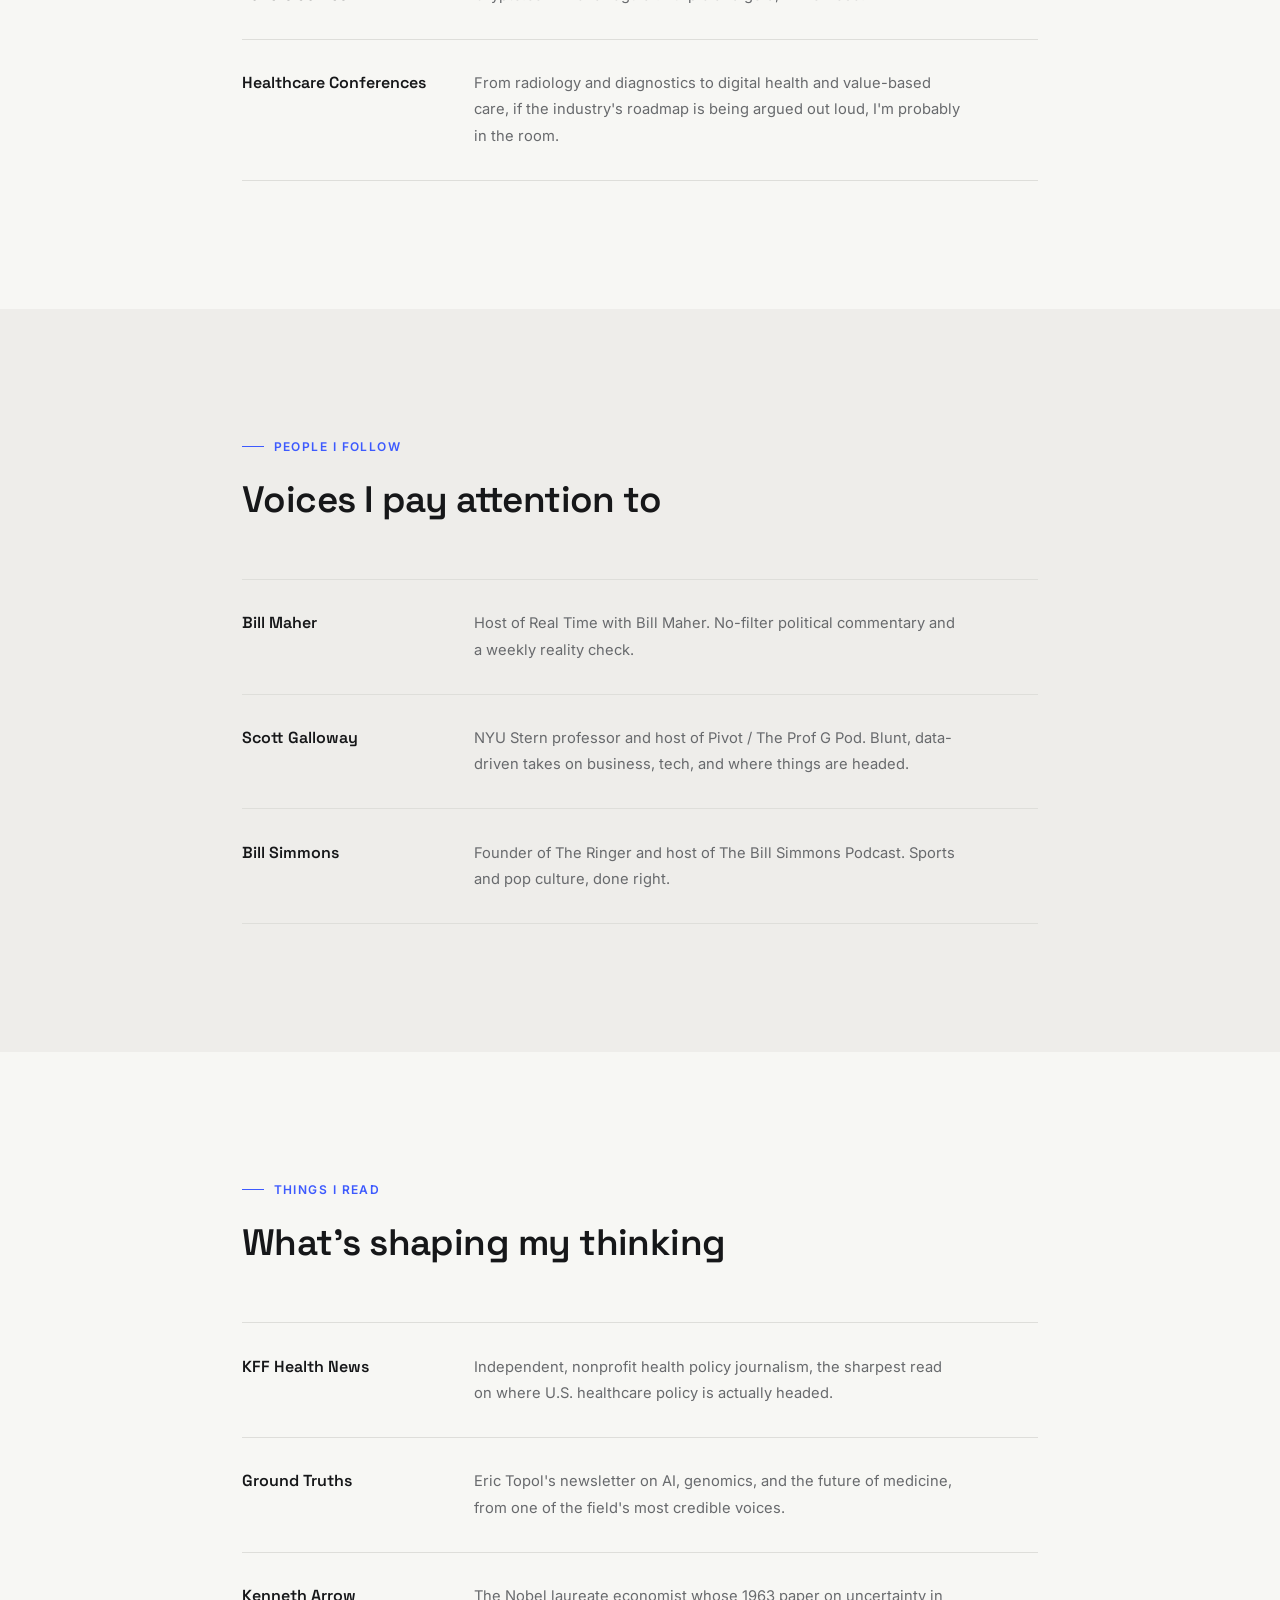
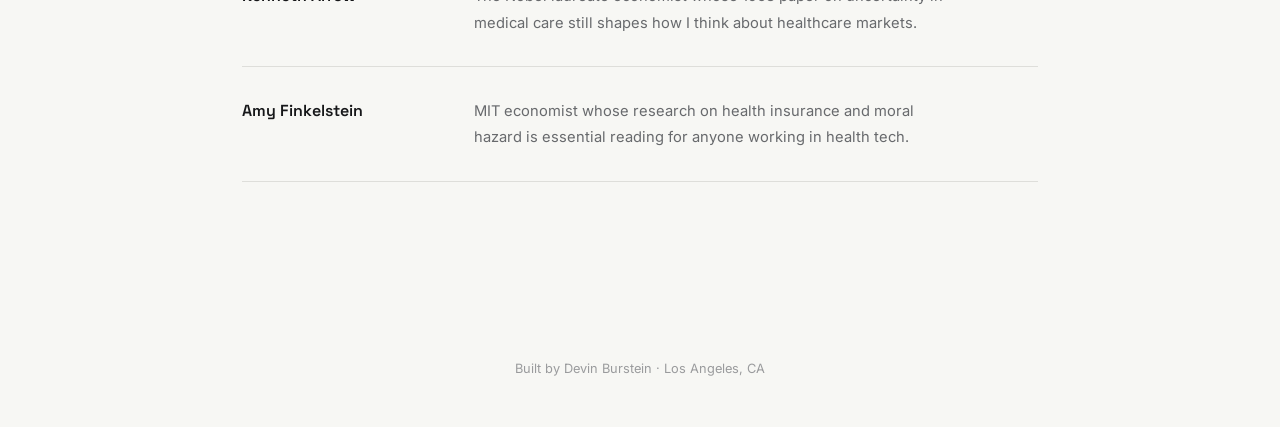
<file: whatilike.html>
<!DOCTYPE html>
<html lang="en">
<head>
<meta charset="UTF-8" />
<meta name="viewport" content="width=device-width, initial-scale=1.0" />
<title>What I Like · Devin Burstein</title>
<meta name="description" content="Devin Burstein · hobbies, events, and people I follow." />
<link rel="icon" href="data:,">
<link rel="preconnect" href="https://fonts.googleapis.com">
<link rel="preconnect" href="https://fonts.gstatic.com" crossorigin>
<link href="https://fonts.googleapis.com/css2?family=Space+Grotesk:wght@400;500;600;700&family=Inter:ital,wght@0,400;0,500;0,600;0,700;1,400&display=swap" rel="stylesheet">
<link rel="stylesheet" href="style.css">
</head>
<body>

<nav>
  <span class="nav-logo">Devin Burstein</span>
  <div class="nav-right">
    <ul class="nav-links">
      <li><a href="index.html#about">About</a></li>
      <li><a href="index.html#experience">Experience</a></li>
      <li><a href="index.html#skills">Skills</a></li>
      <li><a href="whatilike.html" class="active">What I Like</a></li>
      <li><a href="index.html#contact">Contact</a></li>
    </ul>
  </div>
</nav>

<!-- PAGE HEADER -->
<section id="hero" class="page-header">
  <div class="container">
    <p class="kicker">Outside of Work</p>
    <h1>What I Like</h1>
    <p class="hero-tagline">A few things I spend my time on, care about, and follow closely.</p>
  </div>
</section>

<!-- HOBBIES -->
<section id="hobbies" class="reveal">
  <div class="container">
    <p class="section-label">Hobbies</p>
    <h2>How I spend my time</h2>
    <div class="content-list">
      <div class="content-row">
        <div class="skill-category">Languages</div>
        <div class="skill-list">Practicing Spanish, Portuguese, and French whenever I can, less a resume line than a way of understanding how people actually think.</div>
      </div>
      <div class="content-row">
        <div class="skill-category">Travel</div>
        <div class="skill-list">Always plotting the next trip. New cities and cultures are the best context for how markets, and people, really work.</div>
      </div>
      <div class="content-row">
        <div class="skill-category">Wellness</div>
        <div class="skill-list">Training, recovery, and headspace, the non-negotiables that keep everything else running.</div>
      </div>
      <div class="content-row">
        <div class="skill-category">Reading</div>
        <div class="skill-list">Rarely without a book going, fiction for the escape, nonfiction for everything else.</div>
      </div>
    </div>
  </div>
</section>

<!-- EVENTS -->
<section id="events" class="reveal">
  <div class="container">
    <p class="section-label">Events</p>
    <h2>Where you'll find me</h2>
    <div class="content-list">
      <div class="content-row">
        <div class="skill-category">Lakers Games</div>
        <div class="skill-list">Crypto.com Arena regular. Purple and gold, win or lose.</div>
      </div>
      <div class="content-row">
        <div class="skill-category">Healthcare Conferences</div>
        <div class="skill-list">From radiology and diagnostics to digital health and value-based care, if the industry's roadmap is being argued out loud, I'm probably in the room.</div>
      </div>
    </div>
  </div>
</section>

<!-- PEOPLE I FOLLOW -->
<section id="people" class="reveal">
  <div class="container">
    <p class="section-label">People I Follow</p>
    <h2>Voices I pay attention to</h2>
    <div class="content-list">
      <div class="content-row">
        <div class="skill-category">Bill Maher</div>
        <div class="skill-list">Host of Real Time with Bill Maher. No-filter political commentary and a weekly reality check.</div>
      </div>
      <div class="content-row">
        <div class="skill-category">Scott Galloway</div>
        <div class="skill-list">NYU Stern professor and host of Pivot / The Prof G Pod. Blunt, data-driven takes on business, tech, and where things are headed.</div>
      </div>
      <div class="content-row">
        <div class="skill-category">Bill Simmons</div>
        <div class="skill-list">Founder of The Ringer and host of The Bill Simmons Podcast. Sports and pop culture, done right.</div>
      </div>
    </div>
  </div>
</section>

<!-- THINGS I READ -->
<section id="reading" class="reveal">
  <div class="container">
    <p class="section-label">Things I Read</p>
    <h2>What's shaping my thinking</h2>
    <div class="content-list">
      <div class="content-row">
        <div class="skill-category">KFF Health News</div>
        <div class="skill-list">Independent, nonprofit health policy journalism, the sharpest read on where U.S. healthcare policy is actually headed.</div>
      </div>
      <div class="content-row">
        <div class="skill-category">Ground Truths</div>
        <div class="skill-list">Eric Topol's newsletter on AI, genomics, and the future of medicine, from one of the field's most credible voices.</div>
      </div>
      <div class="content-row">
        <div class="skill-category">Kenneth Arrow</div>
        <div class="skill-list">The Nobel laureate economist whose 1963 paper on uncertainty in medical care still shapes how I think about healthcare markets.</div>
      </div>
      <div class="content-row">
        <div class="skill-category">Amy Finkelstein</div>
        <div class="skill-list">MIT economist whose research on health insurance and moral hazard is essential reading for anyone working in health tech.</div>
      </div>
    </div>
  </div>
</section>

<footer>
  <span>Built by Devin Burstein · Los Angeles, CA</span>
</footer>

<script>
  const io = new IntersectionObserver((entries) => {
    entries.forEach(e => { if (e.isIntersecting) e.target.classList.add("in"); });
  }, { threshold: 0.12 });
  document.querySelectorAll(".reveal").forEach(el => io.observe(el));
</script>

</body>
</html>
</file>
<file: style.css>
*, *::before, *::after { box-sizing: border-box; margin: 0; padding: 0; }

:root {
  --bg: #F7F7F4;
  --bg-soft: #EEEDEA;
  --surface: #FBFBF9;
  --border: #DEDEDA;
  --ink: #161719;
  --ink-soft: #686A6D;
  --muted: #9A9B9D;
  --accent: #3D5AFE;
  --accent-soft: #6478FF;
  --accent-tint: rgba(61, 90, 254, 0.08);
  --green: #4F7A52;
  --shadow: 0 1px 2px rgba(22, 23, 25, 0.04);
  --display: "Space Grotesk", "Inter", -apple-system, BlinkMacSystemFont, "Segoe UI", sans-serif;
  --sans: "Inter", -apple-system, BlinkMacSystemFont, "Segoe UI", sans-serif;
}

html { scroll-behavior: smooth; }

body {
  background: var(--bg);
  color: var(--ink);
  font-family: var(--sans);
  font-size: 16px;
  line-height: 1.65;
  position: relative;
  overflow-x: hidden;
  -webkit-font-smoothing: antialiased;
  -moz-osx-font-smoothing: grayscale;
}

/* extremely subtle monochromatic grain for depth */
body::before {
  content: "";
  position: fixed;
  inset: 0;
  z-index: 2000;
  pointer-events: none;
  opacity: 0.018;
  background-image: url("data:image/svg+xml,%3Csvg xmlns='http://www.w3.org/2000/svg' width='120' height='120'%3E%3Cfilter id='n'%3E%3CfeTurbulence type='fractalNoise' baseFrequency='0.9' numOctaves='2' stitchTiles='stitch'/%3E%3C/filter%3E%3Crect width='100%25' height='100%25' filter='url(%23n)'/%3E%3C/svg%3E");
  mix-blend-mode: multiply;
}

a {
  color: var(--accent);
  text-decoration: underline;
  text-decoration-color: transparent;
  text-underline-offset: 3px;
  transition: text-decoration-color 0.2s ease, color 0.2s ease;
}
a:hover { text-decoration-color: currentColor; }

::selection { background: var(--accent-tint); color: var(--ink); }

:focus-visible {
  outline: 2px solid var(--accent);
  outline-offset: 2px;
  border-radius: 2px;
}

.container { max-width: 860px; margin: 0 auto; padding: 0 2rem; }

section { scroll-margin-top: 84px; }

/* NAV */
nav {
  position: fixed;
  top: 0; left: 0; right: 0;
  z-index: 200;
  display: flex;
  justify-content: space-between;
  align-items: center;
  padding: 1rem 2rem;
  background: var(--bg);
  border-bottom: 1px solid var(--border);
}

.nav-logo {
  font-family: var(--display);
  font-weight: 600;
  font-size: 1.1rem;
  color: var(--ink);
  letter-spacing: -0.01em;
  white-space: nowrap;
}

.nav-right { display: flex; align-items: center; gap: 2rem; }

.nav-links { display: flex; gap: 1.75rem; list-style: none; }

.nav-links a {
  color: var(--ink-soft);
  font-size: 0.86rem;
  font-weight: 500;
  text-decoration: underline;
  text-decoration-color: transparent;
  text-underline-offset: 4px;
  transition: color 0.2s ease, text-decoration-color 0.2s ease;
}
.nav-links a:hover { color: var(--ink); text-decoration-color: currentColor; }
.nav-links a.active { color: var(--ink); text-decoration-color: var(--accent); }

.lang-switch {
  display: flex;
  gap: 0.25rem;
  background: var(--bg-soft);
  border: 1px solid var(--border);
  border-radius: 999px;
  padding: 0.2rem;
}

.lang-btn {
  font-family: var(--sans);
  font-size: 0.72rem;
  font-weight: 700;
  letter-spacing: 0.03em;
  padding: 0.32rem 0.6rem;
  border-radius: 999px;
  border: none;
  background: transparent;
  color: var(--muted);
  cursor: pointer;
  transition: color 0.2s ease, background 0.2s ease;
}
.lang-btn:hover { color: var(--ink); }
.lang-btn.active { background: var(--accent); color: #fff; }

/* SECTIONS */
section { padding: 8rem 0; }

#hero, #education { border-bottom: 1px solid var(--border); }

/* alternating section backgrounds for quiet editorial rhythm */
#experience, #skills, #hobbies, #people {
  background: var(--bg-soft);
}

.reveal { opacity: 0; transform: translateY(10px); transition: opacity 0.5s ease, transform 0.5s ease; }
.reveal.in { opacity: 1; transform: translateY(0); }

.section-label {
  font-size: 0.75rem;
  font-weight: 600;
  letter-spacing: 0.12em;
  text-transform: uppercase;
  color: var(--accent);
  margin-bottom: 0.85rem;
  display: flex;
  align-items: center;
  gap: 0.6rem;
}
.section-label::before {
  content: "";
  width: 22px; height: 1px;
  background: var(--accent);
}

h2 {
  font-family: var(--display);
  font-size: clamp(1.7rem, 3.4vw, 2.3rem);
  font-weight: 600;
  letter-spacing: -0.015em;
  margin-bottom: 3rem;
  max-width: 26ch;
  text-wrap: balance;
}

/* HERO */
#hero {
  padding-top: 11.5rem;
  padding-bottom: 5.5rem;
  position: relative;
  overflow: hidden;
  background:
    radial-gradient(circle at 20% 10%, rgba(80, 100, 255, 0.06), transparent 35%),
    var(--bg);
}

.globe {
  position: absolute;
  top: -60px; right: -80px;
  width: 380px; height: 380px;
  opacity: 0.5;
  pointer-events: none;
}

@media (max-width: 760px) {
  .globe { width: 220px; height: 220px; top: -20px; right: -60px; opacity: 0.35; }
}

.greeting-cycle {
  font-family: var(--sans);
  font-style: italic;
  font-size: 1rem;
  color: var(--accent);
  height: 1.4em;
  margin-bottom: 1rem;
  position: relative;
  transition: opacity 0.3s ease;
}

.hero-status {
  display: inline-flex;
  align-items: center;
  gap: 0.5rem;
  font-size: 0.8rem;
  font-weight: 500;
  color: var(--green);
  background: rgba(79, 122, 82, 0.08);
  border: 1px solid rgba(79, 122, 82, 0.25);
  border-radius: 999px;
  padding: 0.3rem 0.8rem 0.3rem 0.65rem;
  margin-bottom: 1.9rem;
}

.hero-status .dot {
  width: 7px; height: 7px;
  background: var(--green);
  border-radius: 50%;
  animation: pulse 2.4s ease-in-out infinite;
}
@keyframes pulse { 0%, 100% { opacity: 1; } 50% { opacity: 0.4; } }

.kicker {
  font-size: 0.92rem;
  font-weight: 600;
  color: var(--ink-soft);
  text-transform: uppercase;
  letter-spacing: 0.08em;
  margin-bottom: 1.1rem;
}

h1 {
  font-family: var(--display);
  font-size: clamp(2.6rem, 7vw, 4.2rem);
  font-weight: 600;
  line-height: 1.05;
  letter-spacing: -0.03em;
  margin-bottom: 1.5rem;
  max-width: 14ch;
  text-wrap: balance;
}

.hero-tagline {
  font-size: 1.15rem;
  color: var(--ink-soft);
  max-width: 46ch;
  margin-bottom: 2.6rem;
  line-height: 1.6;
}

.hero-cta { display: flex; gap: 1rem; flex-wrap: wrap; }

.btn {
  display: inline-flex;
  align-items: center;
  gap: 0.4rem;
  padding: 0.75rem 1.5rem;
  border-radius: 8px;
  font-size: 0.92rem;
  font-weight: 600;
  cursor: pointer;
  transition: background 0.2s ease, color 0.2s ease, border-color 0.2s ease, transform 0.15s ease;
  border: 1px solid transparent;
  font-family: var(--sans);
}
.btn:hover { transform: translateY(-1px); }
.btn:active { transform: translateY(0); }

.btn-primary { background: var(--accent); color: #fff; }
.btn-primary:hover { background: var(--ink); color: var(--bg); }

.btn-secondary { background: transparent; color: var(--ink); border-color: var(--border); }
.btn-secondary:hover { border-color: var(--accent); color: var(--accent); }

/* ABOUT */
.about-grid { display: grid; grid-template-columns: 1.3fr 1fr; gap: 4rem; align-items: start; }
@media (max-width: 720px) { .about-grid { grid-template-columns: 1fr; gap: 2.5rem; } }

.about-copy p { color: var(--ink-soft); margin-bottom: 1.2rem; max-width: 56ch; line-height: 1.7; }
.about-copy p:last-child { margin-bottom: 0; }

.languages-card {
  background: var(--surface);
  border: 1px solid var(--border);
  border-radius: 8px;
  padding: 1.75rem;
}

.languages-title {
  font-size: 0.76rem;
  font-weight: 600;
  text-transform: uppercase;
  letter-spacing: 0.08em;
  color: var(--muted);
  margin-bottom: 1.2rem;
}

.lang-item {
  display: flex;
  justify-content: space-between;
  align-items: center;
  gap: 1rem;
  padding: 0.75rem 0;
  border-top: 1px solid var(--border);
  cursor: pointer;
  transition: opacity 0.2s ease;
}
.lang-item:first-of-type { border-top: none; }
.lang-item:hover { opacity: 0.7; }

.lang-name { font-family: var(--display); font-size: 1rem; font-weight: 500; }
.lang-meta { display: flex; align-items: center; gap: 0.6rem; }
.lang-level { font-size: 0.75rem; color: var(--muted); white-space: nowrap; }

.lang-dots { display: flex; gap: 0.28rem; }
.lang-dots span {
  width: 6px; height: 6px;
  border-radius: 50%;
  background: var(--border);
}
.lang-dots span.filled { background: var(--accent); }

.philosophy {
  margin-top: 1.6rem;
  padding-top: 1.4rem;
  border-top: 1px dashed var(--border);
  font-family: var(--sans);
  font-style: italic;
  font-size: 0.95rem;
  color: var(--ink-soft);
  line-height: 1.65;
}

/* EXPERIENCE */
.timeline { display: flex; flex-direction: column; }

.timeline-item {
  display: grid;
  grid-template-columns: 160px 1fr;
  gap: 2rem;
  padding: 2.5rem 0;
  border-top: 1px solid var(--border);
}
.timeline-item:last-child { border-bottom: 1px solid var(--border); }

.timeline-meta { display: flex; flex-direction: column; gap: 0.7rem; }

.job-icon {
  width: 42px; height: 42px;
  border-radius: 50%;
  border: 1px solid var(--border);
  background: var(--surface);
  display: flex;
  align-items: center;
  justify-content: center;
  color: var(--accent);
  flex-shrink: 0;
}
.job-icon svg { width: 20px; height: 20px; }

.timeline-date { font-size: 0.82rem; color: var(--muted); padding-top: 0.2rem; }
.timeline-loc { font-size: 0.78rem; color: var(--muted); margin-top: 0.3rem; }

.timeline-role { font-family: var(--display); font-size: 1.1rem; font-weight: 600; margin-bottom: 0.2rem; }
.timeline-company { font-size: 0.9rem; color: var(--accent); font-weight: 600; margin-bottom: 0.95rem; }

.timeline-desc {
  font-size: 0.93rem;
  color: var(--ink-soft);
  line-height: 1.75;
  max-width: 60ch;
}

@media (max-width: 640px) {
  .timeline-item { grid-template-columns: 1fr; gap: 0.8rem; }
  .timeline-meta { flex-direction: row; align-items: center; gap: 1rem; }
  .timeline-date { padding-top: 0; }
}

/* CONTENT LIST (skills, hobbies, events, people) — divided rows, not boxed cards */
.content-list { display: flex; flex-direction: column; }

.content-row {
  display: grid;
  grid-template-columns: 200px 1fr;
  gap: 2rem;
  padding: 1.9rem 0;
  border-top: 1px solid var(--border);
}
.content-row:last-child { border-bottom: 1px solid var(--border); }

@media (max-width: 640px) {
  .content-row { grid-template-columns: 1fr; gap: 0.5rem; }
}

.skill-category {
  font-family: var(--display);
  font-size: 1rem;
  font-weight: 600;
  color: var(--ink);
}

.skill-list { font-size: 0.92rem; color: var(--ink-soft); line-height: 1.8; max-width: 54ch; }

/* EDUCATION */
.edu-grid { display: grid; grid-template-columns: 1fr 1fr; gap: 1.75rem; }
@media (max-width: 640px) { .edu-grid { grid-template-columns: 1fr; } }

.edu-card { border-left: 2px solid var(--accent); padding-left: 1.2rem; }
.edu-degree { font-family: var(--display); font-size: 1.05rem; font-weight: 600; margin-bottom: 0.3rem; }
.edu-school { font-size: 0.9rem; color: var(--ink-soft); }
.edu-year { font-size: 0.8rem; color: var(--muted); margin-top: 0.35rem; }

/* CONTACT */
#contact {
  text-align: left;
  background:
    radial-gradient(circle at 80% 20%, rgba(80, 100, 255, 0.06), transparent 35%),
    var(--bg);
}
#contact .section-label { justify-content: flex-start; }

.contact-sub { color: var(--ink-soft); margin-bottom: 2.4rem; font-size: 1rem; max-width: 52ch; line-height: 1.6; }

.contact-form {
  background: var(--surface);
  border: 1px solid var(--border);
  border-radius: 8px;
  padding: 2.2rem;
  display: flex;
  flex-direction: column;
  gap: 1.3rem;
}

.form-row { display: grid; grid-template-columns: 1fr 1fr; gap: 1.2rem; }
@media (max-width: 560px) { .form-row { grid-template-columns: 1fr; } }

.field { display: flex; flex-direction: column; gap: 0.5rem; }

label { font-size: 0.8rem; font-weight: 600; color: var(--ink-soft); }

input, textarea {
  background: var(--bg);
  border: 1px solid var(--border);
  border-radius: 6px;
  padding: 0.75rem 1rem;
  color: var(--ink);
  font-size: 0.94rem;
  font-family: inherit;
  transition: border-color 0.2s ease;
  width: 100%;
}
input:focus, textarea:focus { outline: none; border-color: var(--accent); }
textarea { resize: vertical; min-height: 110px; }

.form-submit { align-self: flex-start; }

.social-links {
  display: flex;
  gap: 1.5rem;
  margin-top: 2.2rem;
  font-size: 0.88rem;
  color: var(--muted);
  flex-wrap: wrap;
}
.social-links a {
  color: var(--ink-soft);
  font-weight: 500;
  text-decoration: underline;
  text-decoration-color: transparent;
  text-underline-offset: 3px;
  transition: color 0.2s ease, text-decoration-color 0.2s ease;
}
.social-links a:hover { color: var(--accent); text-decoration-color: currentColor; }

/* FOOTER */
footer {
  text-align: center;
  padding: 3rem 2rem;
  font-size: 0.8rem;
  color: var(--muted);
}

/* TOAST */
.toast {
  position: fixed;
  bottom: 2rem;
  right: 2rem;
  left: auto;
  max-width: calc(100vw - 4rem);
  background: var(--ink);
  color: var(--bg);
  border-radius: 6px;
  padding: 0.9rem 1.3rem;
  font-size: 0.9rem;
  opacity: 0;
  transform: translateY(8px);
  transition: opacity 0.25s ease, transform 0.25s ease;
  pointer-events: none;
  z-index: 300;
}
.toast.show { opacity: 1; transform: translateY(0); }

/* PAGE HEADER (non-home pages) */
.page-header {
  padding-top: 11.5rem;
  padding-bottom: 3.5rem;
  background:
    radial-gradient(circle at 20% 10%, rgba(80, 100, 255, 0.06), transparent 35%),
    var(--bg);
}
.page-header h1 {
  font-size: clamp(2.2rem, 5.5vw, 3.2rem);
  max-width: none;
}
.page-header .hero-tagline { margin-bottom: 0; }

@media (max-width: 640px) {
  .nav-links { display: none; }
  .container { padding: 0 1.4rem; }
  section { padding: 5rem 0; }
  #hero, .page-header { padding-top: 8.5rem; }
}

@media (prefers-reduced-motion: reduce) {
  *, *::before, *::after {
    animation-duration: 0.01ms !important;
    animation-iteration-count: 1 !important;
    transition-duration: 0.01ms !important;
    scroll-behavior: auto !important;
  }
}
</file>
